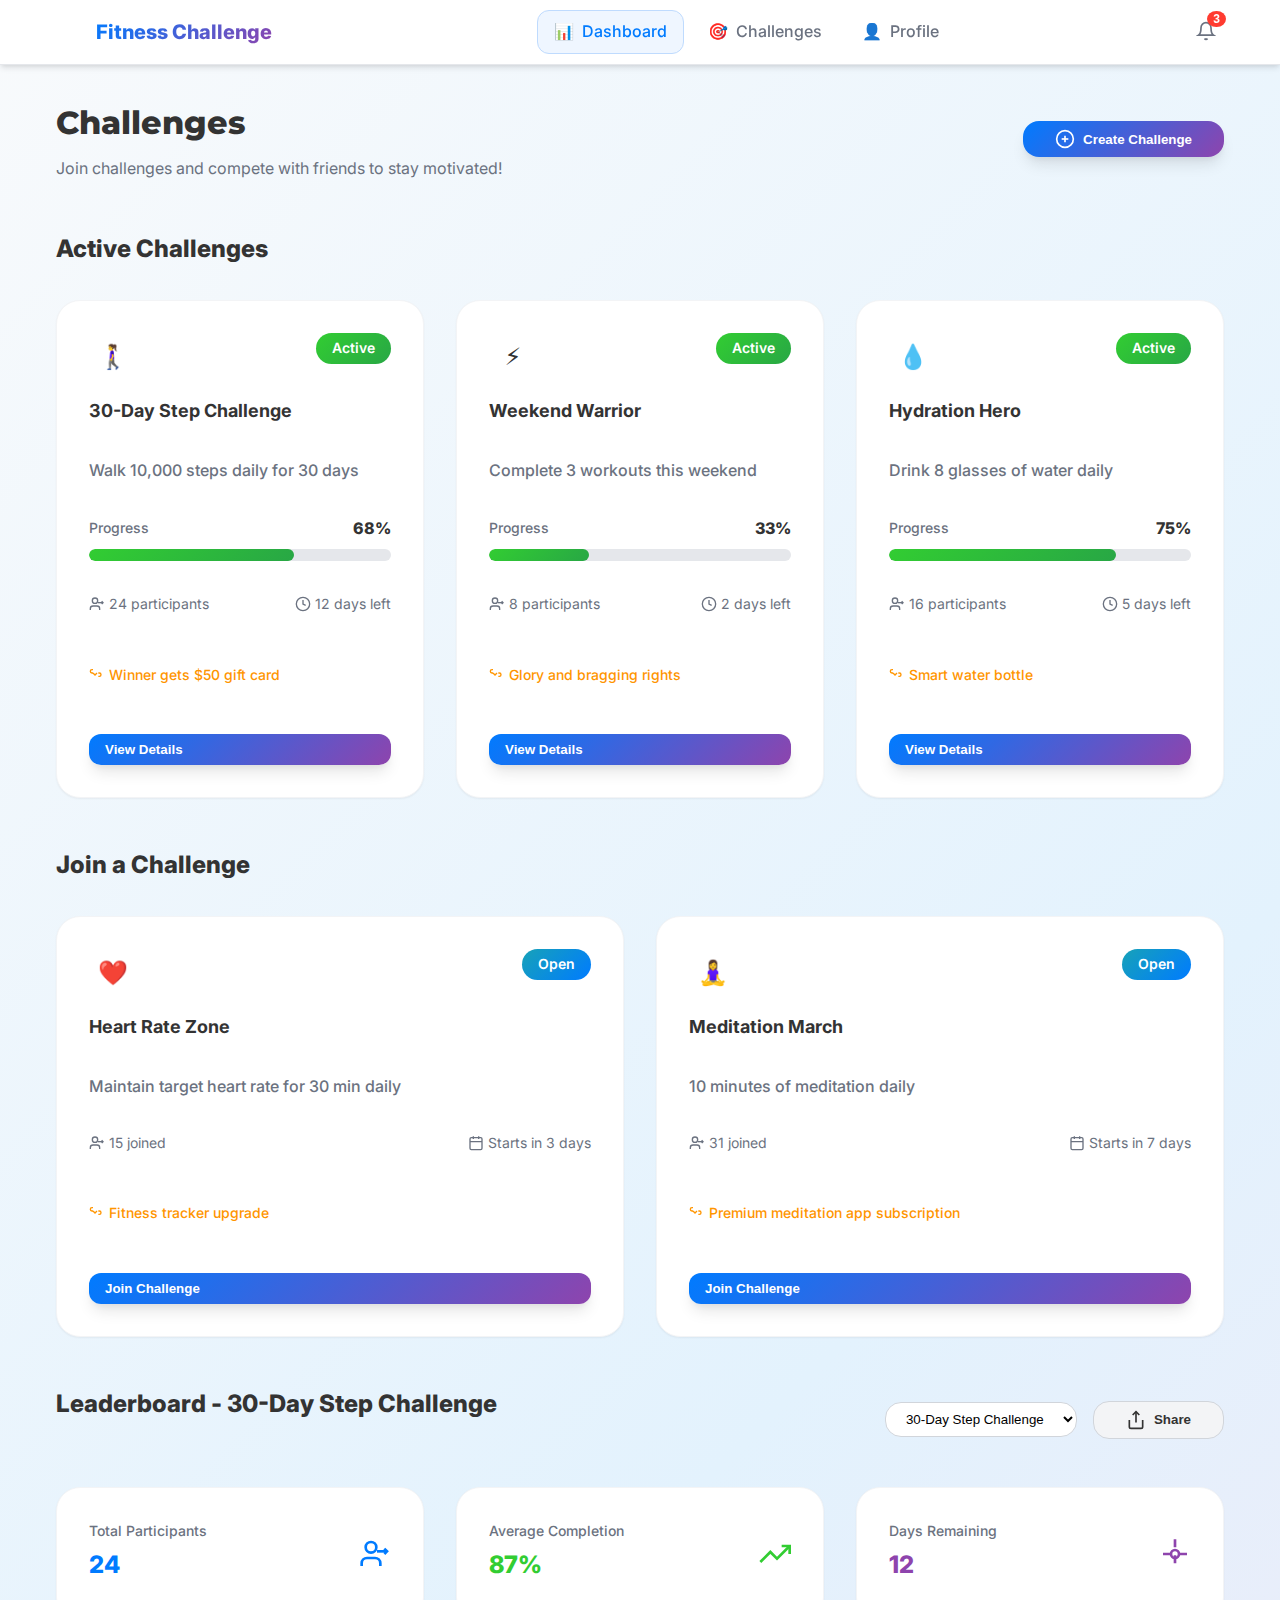
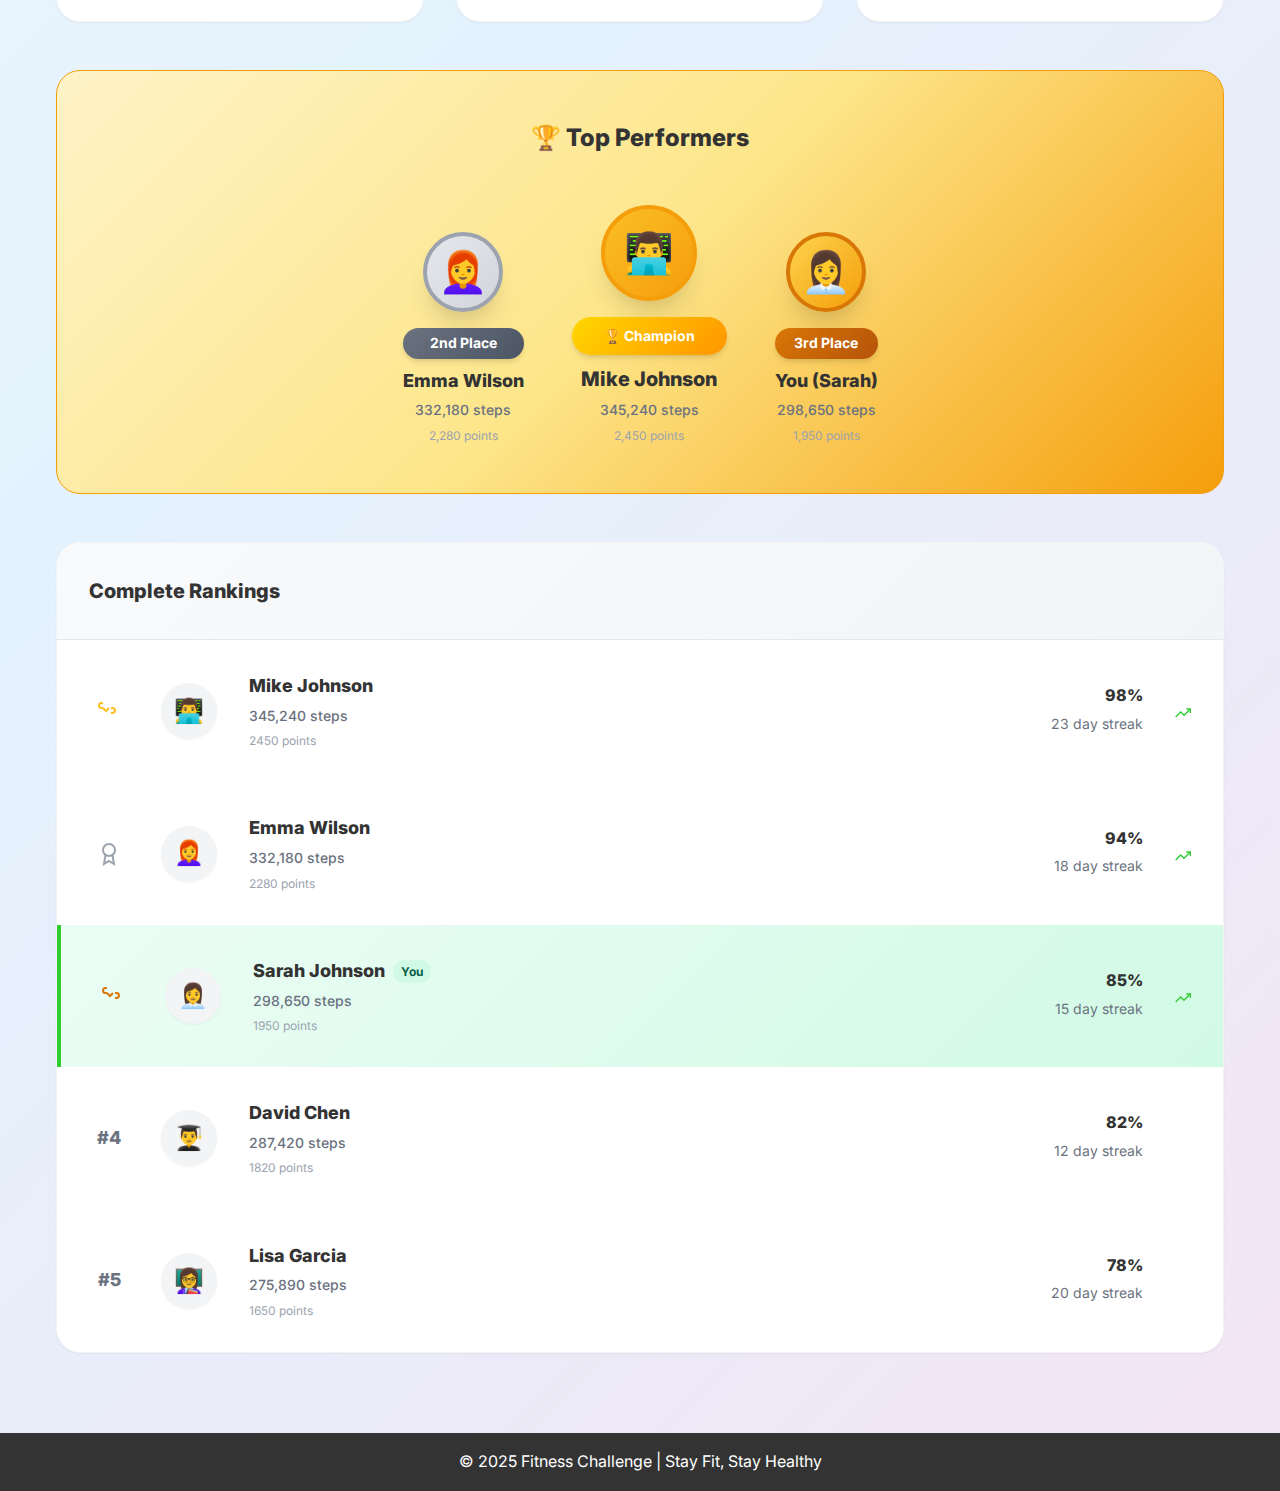
<file: challenge.html>
<!DOCTYPE html>
<html lang="en">
<head>
    <meta charset="UTF-8">
    <meta name="viewport" content="width=device-width, initial-scale=1.0">
    <title>FitChallenge - Gamified Fitness Platform</title>
    <meta name="description" content="Join fitness challenges, compete with friends, and stay motivated with our gamified fitness platform.">
    <meta name="keywords" content="fitness, challenge, health, workout, Google Fit, PWA">
    <meta name="author" content="Daniel Oyeniyi">
    <meta name="theme-color" content="#007BFF">
    <!-- Open Graph (Social Media Sharing) -->
    <meta property="og:title" content="Join the Fitness Challenge!">
    <meta property="og:description" content="Track your workouts and achieve fitness goals!">
    <meta property="og:image" content="assets/images/social-preview.jpg">
    <meta property="og:url" content="https://yourapp.com">
    <meta name="twitter:card" content="summary_large_image">
    <link rel="apple-touch-icon" sizes="180x180" href="/path-to-your-icon/apple-touch-icon.png">
    <link rel="preconnect" href="https://fonts.googleapis.com">
    <link rel="preconnect" href="https://fonts.gstatic.com" crossorigin>
    <link href="https://fonts.googleapis.com/css2?family=Inter:wght@400;500;600;700;800;900&family=Montserrat:wght@600;700;800&family=Roboto:wght@400;500;600&display=swap" rel="stylesheet">
    <link rel="stylesheet" href="assets/styles.css">
    <!-- Favicon -->
    <link rel="icon" href="assets/images/favicon.ico" type="image/png">
    <link rel="manifest" href="manifest.json">
  
</head>
<body>
    <!-- Header Navigation -->
    <header class="header">
        <div class="container">
            <div class="nav-brand">
                <div class="logo">
                    <svg class="logo-icon" viewBox="0 0 24 24" fill="none" stroke="currentColor" stroke-width="2">
                        <path d="M6 9H4.5a2.5 2.5 0 0 1 0-5H6"></path>
                        <path d="M14 9h1.5a2.5 2.5 0 0 1 0 5H14"></path>
                        <path d="m6 9 3 3 3-3"></path>
                    </svg>
                    <span class="logo-text">Fitness Challenge</span>
                </div>
            </div>
            
            <nav class="nav-menu" id="navMenu">
                <a href="index.html" class="nav-link active">
                    <span class="nav-icon">📊</span>
                    <span>Dashboard</span>
                </a>
                <a href="challenge.html" class="nav-link">
                    <span class="nav-icon">🎯</span>
                    <span>Challenges</span>
                </a>
                <a href="profile.html" class="nav-link">
                    <span class="nav-icon">👤</span>
                    <span>Profile</span>
                </a>
            </nav>
            
            <div class="nav-actions">
                <button class="btn-icon" id="notificationBtn">
                    <svg viewBox="0 0 24 24" fill="none" stroke="currentColor" stroke-width="2">
                        <path d="M6 8a6 6 0 0 1 12 0c0 7 3 9 3 9H3s3-2 3-9"></path>
                        <path d="m13.73 21a2 2 0 0 1-3.46 0"></path>
                    </svg>
                    <span class="notification-badge">3</span>
                </button>
    
                <button type="button" class="btn-icon mobile-menu-toggle" id="mobileMenuToggle" aria-label="Open mobile menu" title="Open Menu">

                    <svg viewBox="0 0 24 24" fill="none" stroke="currentColor" stroke-width="2">
                        <line x1="4" x2="20" y1="6" y2="6"></line>
                        <line x1="4" x2="20" y1="12" y2="12"></line>
                        <line x1="4" x2="20" y1="18" y2="18"></line>
                    </svg>
                </button>
            </div>
        </div>
    </header>

    <!-- Main Content -->
    <main class="main-content">
        <div class="container">
            <!-- Page Header -->
            <section class="page-header">
                <div class="page-header-content">
                    <h1 class="page-title">Challenges</h1>
                    <p class="page-subtitle">Join challenges and compete with friends to stay motivated!</p>
                </div>
                <button class="btn-primary" id="createChallengeBtn">
                    <svg viewBox="0 0 24 24" fill="none" stroke="currentColor" stroke-width="2">
                        <circle cx="12" cy="12" r="10"></circle>
                        <path d="M8 12h8"></path>
                        <path d="M12 8v8"></path>
                    </svg>
                    <span>Create Challenge</span>
                </button>
            </section>

            <!-- Active Challenges -->
            <section class="challenges-section">
                <h2 class="section-title">Active Challenges</h2>
                <div class="challenges-grid" id="activeChallenges">
                    <!-- Active challenges will be populated by JavaScript -->
                </div>
            </section>

            <!-- Available Challenges -->
            <section class="challenges-section">
                <h2 class="section-title">Join a Challenge</h2>
                <div class="challenges-grid" id="availableChallenges">
                    <!-- Available challenges will be populated by JavaScript -->
                </div>
            </section>

            <!-- Leaderboard Section -->
            <section class="leaderboard-section">
                <div class="section-header">
                    <h2 class="section-title">Leaderboard - 30-Day Step Challenge</h2>
                    <div class="leaderboard-controls">
                        <select class="challenge-selector" id="challengeSelector" aria-label="Choose a Challenge">
                            <option value="30-day-steps">30-Day Step Challenge</option>
                            <option value="weekend-warrior">Weekend Warrior</option>
                            <option value="hydration-station">Hydration Station</option>
                        </select>
                        <button class="btn-secondary" id="shareButton">
                            <svg viewBox="0 0 24 24" fill="none" stroke="currentColor" stroke-width="2">
                                <path d="M4 12v8a2 2 0 0 0 2 2h12a2 2 0 0 0 2-2v-8"></path>
                                <polyline points="16,6 12,2 8,6"></polyline>
                                <line x1="12" x2="12" y1="2" y2="15"></line>
                            </svg>
                            <span>Share</span>
                        </button>
                    </div>
                </div>

                <!-- Challenge Stats -->
                <div class="leaderboard-stats">
                    <div class="stat-card stat-card-blue">
                        <div class="stat-content">
                            <div class="stat-info">
                                <span class="stat-title">Total Participants</span>
                                <span class="stat-number">24</span>
                            </div>
                            <div class="stat-icon">
                                <svg viewBox="0 0 24 24" fill="none" stroke="currentColor" stroke-width="2">
                                    <path d="M16 21v-2a4 4 0 0 0-4-4H6a4 4 0 0 0-4 4v2"></path>
                                    <circle cx="9" cy="7" r="4"></circle>
                                    <path d="m19 8 2 2-2 2"></path>
                                    <path d="m21 10-7.5 0"></path>
                                </svg>
                            </div>
                        </div>
                    </div>
                    <div class="stat-card stat-card-green">
                        <div class="stat-content">
                            <div class="stat-info">
                                <span class="stat-title">Average Completion</span>
                                <span class="stat-number">87%</span>
                            </div>
                            <div class="stat-icon">
                                <svg viewBox="0 0 24 24" fill="none" stroke="currentColor" stroke-width="2">
                                    <polyline points="23,6 13.5,15.5 8.5,10.5 1,18"></polyline>
                                    <polyline points="17,6 23,6 23,12"></polyline>
                                </svg>
                            </div>
                        </div>
                    </div>
                    <div class="stat-card stat-card-purple">
                        <div class="stat-content">
                            <div class="stat-info">
                                <span class="stat-title">Days Remaining</span>
                                <span class="stat-number">12</span>
                            </div>
                            <div class="stat-icon">
                                <svg viewBox="0 0 24 24" fill="none" stroke="currentColor" stroke-width="2">
                                    <circle cx="12" cy="12" r="3"></circle>
                                    <path d="M12 1v6m0 6v6"></path>
                                    <path d="m21 12-6 0m-6 0-6 0"></path>
                                </svg>
                            </div>
                        </div>
                    </div>
                </div>

                <!-- Top 3 Podium -->
                <div class="podium-section">
                    <h3 class="podium-title">🏆 Top Performers</h3>
                    <div class="podium">
                        <div class="podium-place podium-second">
                            <div class="podium-avatar">👩‍🦰</div>
                            <div class="podium-badge">2nd Place</div>
                            <div class="podium-name">Emma Wilson</div>
                            <div class="podium-score">332,180 steps</div>
                            <div class="podium-points">2,280 points</div>
                        </div>
                        <div class="podium-place podium-first">
                            <div class="podium-avatar">👨‍💻</div>
                            <div class="podium-badge">🏆 Champion</div>
                            <div class="podium-name">Mike Johnson</div>
                            <div class="podium-score">345,240 steps</div>
                            <div class="podium-points">2,450 points</div>
                        </div>
                        <div class="podium-place podium-third">
                            <div class="podium-avatar">👩‍💼</div>
                            <div class="podium-badge">3rd Place</div>
                            <div class="podium-name">You (Sarah)</div>
                            <div class="podium-score">298,650 steps</div>
                            <div class="podium-points">1,950 points</div>
                        </div>
                    </div>
                </div>

                <!-- Full Leaderboard -->
                <div class="leaderboard-table">
                    <div class="table-header">
                        <h3 class="table-title">Complete Rankings</h3>
                    </div>
                    <div class="leaderboard-list" id="leaderboardList">
                        <!-- Leaderboard entries will be populated by JavaScript -->
                    </div>
                </div>
            </section>
        </div>
    </main>

    <!-- Create Challenge Modal -->
    <div class="modal" id="createChallengeModal">
        <div class="modal-content">
            <div class="modal-header">
                <h3 class="modal-title">Create New Challenge</h3>
                <button type="button" class="modal-close" id="closeModal" aria-label="modal close" title="close modal">
                    <svg viewBox="0 0 24 24" fill="none" stroke="currentColor" stroke-width="2">
                        <path d="m18 6-12 12"></path>
                        <path d="m6 6 12 12"></path>
                    </svg>
                </button>
            </div>
            <form class="modal-form" id="createChallengeForm">
                <div class="form-group">
                    <label class="form-label">Challenge Name</label>
                    <input type="text" class="form-input" placeholder="Enter challenge name" required>
                </div>
                <div class="form-group">
                    <label class="form-label">Description</label>
                    <textarea class="form-textarea" rows="3" placeholder="Describe your challenge" required></textarea>
                </div>
                <div class="form-row">
                    <div class="form-group">
                        <label class="form-label">Duration (days)</label>
                        <input type="number" class="form-input" placeholder="7" min="1" max="365" required>
                    </div>
                    <div class="form-group">
                        <label class="form-label">Type</label>
                        <select class="form-select" id="formSelect" aria-label="Select challenge type" required>
                            <option value="">Select type</option>
                            <option value="steps">Steps</option>
                            <option value="workout">Workout</option>
                            <option value="hydration">Hydration</option>
                            <option value="sleep">Sleep</option>
                            <option value="mindfulness">Mindfulness</option>
                        </select>
                    </div>
                </div>
                <div class="form-group">
                    <label class="form-label">Prize/Reward</label>
                    <input type="text" class="form-input" placeholder="What's the reward?" required>
                </div>
                <div class="form-actions">
                    <button type="button" class="btn-secondary" id="cancelCreate">Cancel</button>
                    <button type="submit" class="btn-primary">Create Challenge</button>
                </div>
            </form>
        </div>
    </div>
    <!-- Footer -->
    <footer>
        <p>&copy; 2025 Fitness Challenge | Stay Fit, Stay Healthy</p>
    </footer>
    <script src="assets/script.js"></script>
</body>
</html>
</file>
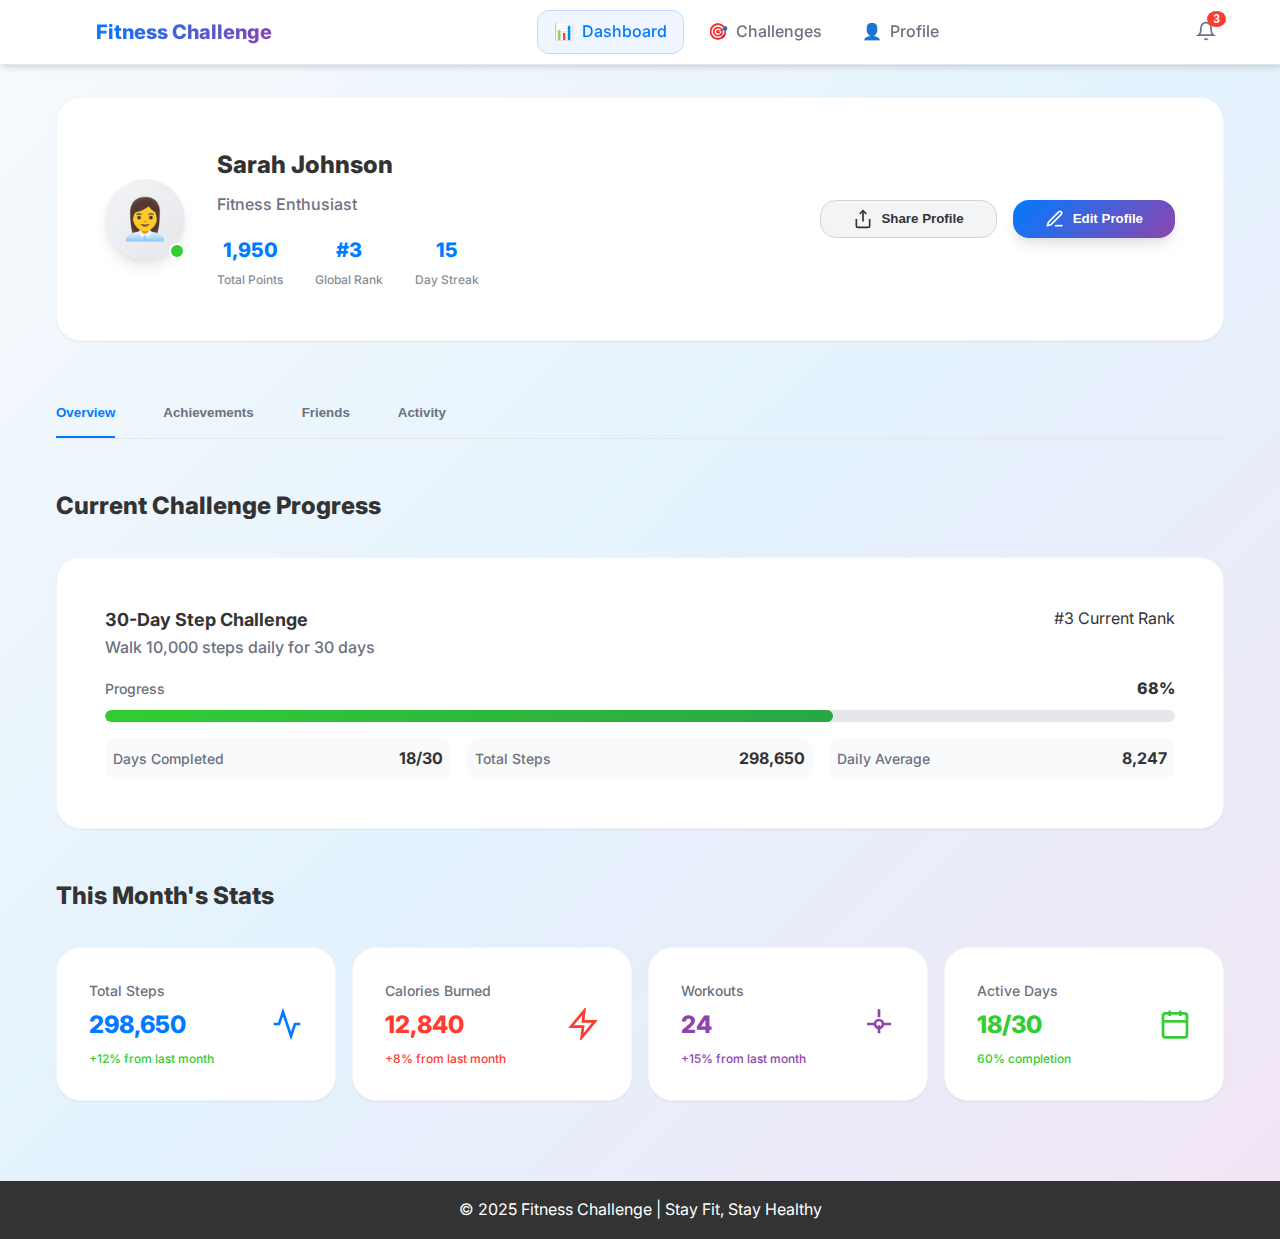
<file: profile.html>
<!DOCTYPE html>
<html lang="en">
<head>
    <meta charset="UTF-8">
    <meta name="viewport" content="width=device-width, initial-scale=1.0">
    <title>FitChallenge - Gamified Fitness Platform</title>
    <meta name="description" content="Join fitness challenges, compete with friends, and stay motivated with our gamified fitness platform.">
    <meta name="keywords" content="fitness, challenge, health, workout, Google Fit, PWA">
    <meta name="author" content="Daniel Oyeniyi">
    <meta name="theme-color" content="#007BFF">
    <!-- Open Graph (Social Media Sharing) -->
    <meta property="og:title" content="Join the Fitness Challenge!">
    <meta property="og:description" content="Track your workouts and achieve fitness goals!">
    <meta property="og:image" content="assets/images/social-preview.jpg">
    <meta property="og:url" content="https://yourapp.com">
    <meta name="twitter:card" content="summary_large_image">
    <link rel="apple-touch-icon" sizes="180x180" href="/path-to-your-icon/apple-touch-icon.png">
    <link rel="preconnect" href="https://fonts.googleapis.com">
    <link rel="preconnect" href="https://fonts.gstatic.com" crossorigin>
    <link href="https://fonts.googleapis.com/css2?family=Inter:wght@400;500;600;700;800;900&family=Montserrat:wght@600;700;800&family=Roboto:wght@400;500;600&display=swap" rel="stylesheet">
    <link rel="stylesheet" href="assets/styles.css">
    <!-- Favicon -->
    <link rel="icon" href="assets/images/favicon.ico" type="image/png">
    <link rel="manifest" href="manifest.json">
  
</head>
<body>
    <!-- Header Navigation -->
    <header class="header">
        <div class="container">
            <div class="nav-brand">
                <div class="logo">
                    <svg class="logo-icon" viewBox="0 0 24 24" fill="none" stroke="currentColor" stroke-width="2">
                        <path d="M6 9H4.5a2.5 2.5 0 0 1 0-5H6"></path>
                        <path d="M14 9h1.5a2.5 2.5 0 0 1 0 5H14"></path>
                        <path d="m6 9 3 3 3-3"></path>
                    </svg>
                    <span class="logo-text">Fitness Challenge</span>
                </div>
            </div>
            
            <nav class="nav-menu" id="navMenu">
                <a href="index.html" class="nav-link active">
                    <span class="nav-icon">📊</span>
                    <span>Dashboard</span>
                </a>
                <a href="challenge.html" class="nav-link">
                    <span class="nav-icon">🎯</span>
                    <span>Challenges</span>
                </a>
                <a href="profile.html" class="nav-link">
                    <span class="nav-icon">👤</span>
                    <span>Profile</span>
                </a>
            </nav>
            
            <div class="nav-actions">
                <button class="btn-icon" id="notificationBtn">
                    <svg viewBox="0 0 24 24" fill="none" stroke="currentColor" stroke-width="2">
                        <path d="M6 8a6 6 0 0 1 12 0c0 7 3 9 3 9H3s3-2 3-9"></path>
                        <path d="m13.73 21a2 2 0 0 1-3.46 0"></path>
                    </svg>
                    <span class="notification-badge">3</span>
                </button>
    
                <button type="button" class="btn-icon mobile-menu-toggle" id="mobileMenuToggle" aria-label="Open mobile menu" title="Open Menu">

                    <svg viewBox="0 0 24 24" fill="none" stroke="currentColor" stroke-width="2">
                        <line x1="4" x2="20" y1="6" y2="6"></line>
                        <line x1="4" x2="20" y1="12" y2="12"></line>
                        <line x1="4" x2="20" y1="18" y2="18"></line>
                    </svg>
                </button>
            </div>
        </div>
    </header>

    <!-- Main Content -->
    <main class="main-content">
        <div class="container">
            <!-- Profile Header -->
            <section class="profile-header">
                <div class="profile-info">
                    <div class="profile-avatar">
                        <div class="avatar-circle">👩‍💼</div>
                        <div class="avatar-status online"></div>
                    </div>
                    <div class="profile-details">
                        <h1 class="profile-name">Sarah Johnson</h1>
                        <p class="profile-title">Fitness Enthusiast</p>
                        <div class="profile-stats">
                            <div class="profile-stat">
                                <span class="stat-value">1,950</span>
                                <span class="stat-label">Total Points</span>
                            </div>
                            <div class="profile-stat">
                                <span class="stat-value">#3</span>
                                <span class="stat-label">Global Rank</span>
                            </div>
                            <div class="profile-stat">
                                <span class="stat-value">15</span>
                                <span class="stat-label">Day Streak</span>
                            </div>
                        </div>
                    </div>
                </div>
                <div class="profile-actions">
                    <button class="btn-secondary">
                        <svg viewBox="0 0 24 24" fill="none" stroke="currentColor" stroke-width="2">
                            <path d="M4 12v8a2 2 0 0 0 2 2h12a2 2 0 0 0 2-2v-8"></path>
                            <polyline points="16,6 12,2 8,6"></polyline>
                            <line x1="12" x2="12" y1="2" y2="15"></line>
                        </svg>
                        <span>Share Profile</span>
                    </button>
                    <button class="btn-primary">
                        <svg viewBox="0 0 24 24" fill="none" stroke="currentColor" stroke-width="2">
                            <path d="M12 20h9"></path>
                            <path d="M16.5 3.5a2.12 2.12 0 0 1 3 3L7 19l-4 1 1-4L16.5 3.5z"></path>
                        </svg>
                        <span>Edit Profile</span>
                    </button>
                </div>
            </section>

            <!-- Profile Navigation Tabs -->
            <section class="profile-tabs">
                <nav class="tab-nav">
                    <button class="tab-btn active" data-tab="overview">Overview</button>
                    <button class="tab-btn" data-tab="achievements">Achievements</button>
                    <button class="tab-btn" data-tab="friends">Friends</button>
                    <button class="tab-btn" data-tab="activity">Activity</button>
                </nav>
            </section>

            <!-- Tab Content -->
            <div class="tab-content">
                <!-- Overview Tab -->
                <div class="tab-pane active" id="overview">
                    <!-- Current Challenge Progress -->
                    <section class="profile-section">
                        <h2 class="section-title">Current Challenge Progress</h2>
                        <div class="challenge-progress-card">
                            <div class="challenge-header">
                                <div class="challenge-info">
                                    <h3 class="challenge-name">30-Day Step Challenge</h3>
                                    <p class="challenge-desc">Walk 10,000 steps daily for 30 days</p>
                                </div>
                                <div class="challenge-rank">
                                    <span class="rank-badge">#3</span>
                                    <span class="rank-label">Current Rank</span>
                                </div>
                            </div>
                            <div class="progress-section">
                                <div class="progress-header">
                                    <span class="progress-label">Progress</span>
                                    <span class="progress-value">68%</span>
                                </div>
                                <div class="progress-bar">
                                    <div class="progress-fill" style="width: 68%"></div>
                                </div>
                            </div>
                            <div class="challenge-details">
                                <div class="detail-item">
                                    <span class="detail-label">Days Completed</span>
                                    <span class="detail-value">18/30</span>
                                </div>
                                <div class="detail-item">
                                    <span class="detail-label">Total Steps</span>
                                    <span class="detail-value">298,650</span>
                                </div>
                                <div class="detail-item">
                                    <span class="detail-label">Daily Average</span>
                                    <span class="detail-value">8,247</span>
                                </div>
                            </div>
                        </div>
                    </section>

                    <!-- Monthly Stats -->
                    <section class="profile-section">
                        <h2 class="section-title">This Month's Stats</h2>
                        <div class="stats-grid">
                            <div class="stat-card stat-card-blue">
                                <div class="stat-content">
                                    <div class="stat-info">
                                        <span class="stat-title">Total Steps</span>
                                        <span class="stat-number">298,650</span>
                                        <span class="stat-progress">+12% from last month</span>
                                    </div>
                                    <div class="stat-icon">
                                        <svg viewBox="0 0 24 24" fill="none" stroke="currentColor" stroke-width="2">
                                            <polyline points="22,12 18,12 15,21 9,3 6,12 2,12"></polyline>
                                        </svg>
                                    </div>
                                </div>
                            </div>
                            <div class="stat-card stat-card-red">
                                <div class="stat-content">
                                    <div class="stat-info">
                                        <span class="stat-title">Calories Burned</span>
                                        <span class="stat-number">12,840</span>
                                        <span class="stat-progress">+8% from last month</span>
                                    </div>
                                    <div class="stat-icon">
                                        <svg viewBox="0 0 24 24" fill="none" stroke="currentColor" stroke-width="2">
                                            <polygon points="13,2 3,14 12,14 11,22 21,10 12,10 13,2"></polygon>
                                        </svg>
                                    </div>
                                </div>
                            </div>
                            <div class="stat-card stat-card-purple">
                                <div class="stat-content">
                                    <div class="stat-info">
                                        <span class="stat-title">Workouts</span>
                                        <span class="stat-number">24</span>
                                        <span class="stat-progress">+15% from last month</span>
                                    </div>
                                    <div class="stat-icon">
                                        <svg viewBox="0 0 24 24" fill="none" stroke="currentColor" stroke-width="2">
                                            <circle cx="12" cy="12" r="3"></circle>
                                            <path d="M12 1v6m0 6v6"></path>
                                            <path d="m21 12-6 0m-6 0-6 0"></path>
                                        </svg>
                                    </div>
                                </div>
                            </div>
                            <div class="stat-card stat-card-green">
                                <div class="stat-content">
                                    <div class="stat-info">
                                        <span class="stat-title">Active Days</span>
                                        <span class="stat-number">18/30</span>
                                        <span class="stat-progress">60% completion</span>
                                    </div>
                                    <div class="stat-icon">
                                        <svg viewBox="0 0 24 24" fill="none" stroke="currentColor" stroke-width="2">
                                            <path d="M8 2v4"></path>
                                            <path d="M16 2v4"></path>
                                            <rect width="18" height="18" x="3" y="4" rx="2"></rect>
                                            <path d="M3 10h18"></path>
                                        </svg>
                                    </div>
                                </div>
                            </div>
                        </div>
                    </section>
                </div>

                <!-- Achievements Tab -->
                <div class="tab-pane" id="achievements">
                    <section class="profile-section">
                        <h2 class="section-title">Your Achievements</h2>
                        <div class="achievements-grid">
                            <div class="achievement-card achievement-earned achievement-red">
                                <div class="achievement-icon">🔥</div>
                                <h4 class="achievement-title">Week Warrior</h4>
                                <p class="achievement-desc">Complete 7 days in a row</p>
                                <div class="achievement-date">Earned 3 days ago</div>
                            </div>
                            <div class="achievement-card achievement-earned achievement-blue">
                                <div class="achievement-icon">👟</div>
                                <h4 class="achievement-title">Step Master</h4>
                                <p class="achievement-desc">10,000 steps in a day</p>
                                <div class="achievement-date">Earned 1 week ago</div>
                            </div>
                            <div class="achievement-card achievement-earned achievement-purple">
                                <div class="achievement-icon">🦋</div>
                                <h4 class="achievement-title">Social Butterfly</h4>
                                <p class="achievement-desc">Invite 5 friends</p>
                                <div class="achievement-date">Earned 2 weeks ago</div>
                            </div>
                            <div class="achievement-card achievement-locked achievement-yellow">
                                <div class="achievement-icon">🏆</div>
                                <h4 class="achievement-title">Champion</h4>
                                <p class="achievement-desc">Win a challenge</p>
                                <div class="achievement-progress">Progress: 68%</div>
                            </div>
                            <div class="achievement-card achievement-locked achievement-green">
                                <div class="achievement-icon">💪</div>
                                <h4 class="achievement-title">Consistency King</h4>
                                <p class="achievement-desc">30-day streak</p>
                                <div class="achievement-progress">Progress: 15/30 days</div>
                            </div>
                            <div class="achievement-card achievement-locked achievement-cyan">
                                <div class="achievement-icon">💧</div>
                                <h4 class="achievement-title">Hydration Hero</h4>
                                <p class="achievement-desc">Drink 8 glasses daily for a week</p>
                                <div class="achievement-progress">Progress: 4/7 days</div>
                            </div>
                        </div>
                    </section>
                </div>

                <!-- Friends Tab -->
                <div class="tab-pane" id="friends">
                    <section class="profile-section">
                        <div class="section-header">
                            <h2 class="section-title">Friends (12)</h2>
                            <button class="btn-primary">
                                <svg viewBox="0 0 24 24" fill="none" stroke="currentColor" stroke-width="2">
                                    <path d="M16 21v-2a4 4 0 0 0-4-4H6a4 4 0 0 0-4 4v2"></path>
                                    <circle cx="9" cy="7" r="4"></circle>
                                    <path d="m19 8 2 2-2 2"></path>
                                    <path d="m21 10-7.5 0"></path>
                                </svg>
                                <span>Invite Friends</span>
                            </button>
                        </div>
                        <div class="friends-grid" id="friendsList">
                            <!-- Friends will be populated by JavaScript -->
                        </div>
                    </section>
                </div>

                <!-- Activity Tab -->
                <div class="tab-pane" id="activity">
                    <section class="profile-section">
                        <h2 class="section-title">Recent Activity</h2>
                        <div class="activity-feed" id="activityFeed">
                            <!-- Activity feed will be populated by JavaScript -->
                        </div>
                    </section>
                </div>
            </div>
        </div>
    </main>
    <!-- Footer -->
    <footer>
        <p>&copy; 2025 Fitness Challenge | Stay Fit, Stay Healthy</p>
    </footer>
    <script src="assets/script.js"></script>
</body>
</html>
</file>
<file: assets/styles.css>
/* Reset and Base Styles */
* {
    margin: 0;
    padding: 0;
    box-sizing: border-box;
}

:root {
    /* Primary Colors (Energetic & Engaging) */
    --electric-blue: #007BFF;
    --neon-green: #32CD32;
    --vibrant-red: #FF3B30;
    
    /* Secondary Colors (Balance & Contrast) */
    --dark-gray: #333333;
    --soft-yellow: #FFD700;
    --pure-white: #FFFFFF;
    
    /* Accent Colors (Fun & Gamification) */
    --purple: #8E44AD;
    --cyan: #17A2B8;
    --pink: #E91E63;
    --orange: #FF9500;
    
    /* Gradients */
    --gradient-primary: linear-gradient(135deg, var(--electric-blue), var(--purple));
    --gradient-success: linear-gradient(135deg, var(--neon-green), #28A745);
    --gradient-danger: linear-gradient(135deg, var(--vibrant-red), #DC3545);
    --gradient-warning: linear-gradient(135deg, var(--soft-yellow), var(--orange));
    --gradient-info: linear-gradient(135deg, var(--cyan), var(--electric-blue));
    --gradient-purple: linear-gradient(135deg, var(--purple), #9B59B6);
    
    /* Spacing */
    --spacing-xs: 0.25rem;
    --spacing-sm: 0.5rem;
    --spacing-md: 1rem;
    --spacing-lg: 1.5rem;
    --spacing-xl: 2rem;
    --spacing-2xl: 3rem;
    
    /* Border Radius */
    --radius-sm: 0.5rem;
    --radius-md: 0.75rem;
    --radius-lg: 1rem;
    --radius-xl: 1.5rem;
    
    /* Shadows */
    --shadow-sm: 0 1px 2px 0 rgba(0, 0, 0, 0.05);
    --shadow-md: 0 4px 6px -1px rgba(0, 0, 0, 0.1), 0 2px 4px -1px rgba(0, 0, 0, 0.06);
    --shadow-lg: 0 10px 15px -3px rgba(0, 0, 0, 0.1), 0 4px 6px -2px rgba(0, 0, 0, 0.05);
    --shadow-xl: 0 20px 25px -5px rgba(0, 0, 0, 0.1), 0 10px 10px -5px rgba(0, 0, 0, 0.04);
    
    /* Transitions */
    --transition-fast: 0.15s ease-in-out;
    --transition-normal: 0.3s ease-in-out;
    --transition-slow: 0.5s ease-in-out;
}

body {
    font-family: 'Inter', 'Roboto', system-ui, -apple-system, sans-serif;
    line-height: 1.6;
    color: var(--dark-gray);
    background: linear-gradient(135deg, #f8fafc 0%, #e3f2fd 50%, #f3e5f5 100%);
    min-height: 100vh;
}

.container {
    max-width: 1200px;
    margin: 0 auto;
    padding: 0 var(--spacing-md);
}

/* Header Styles */
.header {
    background: var(--pure-white);
    box-shadow: var(--shadow-md);
    border-bottom: 1px solid #e5e7eb;
    position: sticky;
    top: 0;
    z-index: 50;
}

.header .container {
    display: flex;
    justify-content: space-between;
    align-items: center;
    height: 4rem;
}

.nav-brand {
    display: flex;
    align-items: center;
}

.logo {
    display: flex;
    align-items: center;
    gap: var(--spacing-sm);
}

.logo-icon {
    width: 2rem;
    height: 2rem;
    padding: var(--spacing-xs);
   
    color: var(--pure-white);
    border-radius: var(--radius-lg);
}

.logo-text {
    font-size: 1.25rem;
    font-weight: 800;
    background: var(--gradient-primary);
    -webkit-background-clip: text;
    -webkit-text-fill-color: transparent;
    background-clip: text;
}

.nav-menu {
    display: flex;
    gap: var(--spacing-sm);
    margin-left: var(--spacing-xl);
}

.nav-link {
    display: flex;
    align-items: center;
    gap: var(--spacing-sm);
    padding: var(--spacing-sm) var(--spacing-md);
    text-decoration: none;
    color: #6b7280;
    font-weight: 500;
    border-radius: var(--radius-md);
    transition: var(--transition-normal);
}

.nav-link:hover {
    color: var(--dark-gray);
    background: #f9fafb;
}

.nav-link.active {
    color: var(--electric-blue);
    background: #eff6ff;
    border: 1px solid #bfdbfe;
}

.nav-icon {
    font-size: 1rem;
}

.nav-actions {
    display: flex;
    align-items: center;
    gap: var(--spacing-sm);
}

.btn-icon {
    position: relative;
    padding: var(--spacing-sm);
    background: none;
    border: none;
    border-radius: 50%;
    cursor: pointer;
    transition: var(--transition-normal);
    color: #6b7280;
}

.btn-icon:hover {
    background: #f3f4f6;
    color: var(--dark-gray);
}

.btn-icon svg {
    width: 1.25rem;
    height: 1.25rem;
}

.notification-badge {
    position: absolute;
    top: -2px;
    right: -2px;
    background: var(--vibrant-red);
    color: var(--pure-white);
    font-size: 0.75rem;
    font-weight: 700;
    padding: 0.125rem 0.375rem;
    border-radius: 50%;
    min-width: 1rem;
    height: 1rem;
    display: flex;
    align-items: center;
    justify-content: center;
}

.mobile-menu-toggle {
    display: none;
}

/* Main Content */
.main-content {
    padding: var(--spacing-xl) 0;
}

/* Hero Section */
.hero-section {
    background: var(--gradient-primary);
    border-radius: var(--radius-xl);
    padding: var(--spacing-2xl);
    color: var(--pure-white);
    margin-bottom: var(--spacing-2xl);
    position: relative;
    overflow: hidden;
}

.hero-section::before {
    content: '';
    position: absolute;
    inset: 0;
    background: rgba(0, 0, 0, 0.1);
    border-radius: var(--radius-xl);
}

.hero-content {
    position: relative;
    z-index: 10;
}

.hero-title {
    font-family: 'Montserrat', sans-serif;
    font-size: 2rem;
    font-weight: 800;
    margin-bottom: var(--spacing-sm);
}

.hero-subtitle {
    font-size: 1.125rem;
    opacity: 0.9;
    margin-bottom: var(--spacing-xl);
}

.hero-stats {
    display: flex;
    gap: var(--spacing-2xl);
}

.hero-stat {
    text-align: center;
}

.stat-value {
    display: block;
    font-size: 1.5rem;
    font-weight: 800;
}

.stat-label {
    font-size: 0.875rem;
    opacity: 0.8;
}

/* Stats Grid */
.stats-grid {
    display: grid;
    grid-template-columns: repeat(auto-fit, minmax(200px, 1fr));
    gap: var(--spacing-md);
    margin-bottom: var(--spacing-2xl);
}

.stat-card {
    background: var(--pure-white);
    border-radius: var(--radius-xl);
    padding: var(--spacing-xl);
    box-shadow: var(--shadow-sm);
    border: 1px solid #f3f4f6;
    transition: var(--transition-normal);
}

.stat-card:hover {
    box-shadow: var(--shadow-lg);
    transform: translateY(-2px);
}

.stat-content {
    display: flex;
    justify-content: space-between;
    align-items: center;
}

.stat-info {
    display: flex;
    flex-direction: column;
}

.stat-title {
    font-size: 0.875rem;
    color: #6b7280;
    font-weight: 500;
    margin-bottom: var(--spacing-xs);
}

.stat-number {
    font-size: 1.5rem;
    font-weight: 800;
    margin-bottom: var(--spacing-xs);
}

.stat-progress {
    font-size: 0.75rem;
    font-weight: 500;
}

.stat-icon {
    width: 2rem;
    height: 2rem;
}

.stat-icon svg {
    width: 100%;
    height: 100%;
}

/* Color variants for stat cards */
.stat-card-blue .stat-number { color: var(--electric-blue); }
.stat-card-blue .stat-progress { color: var(--neon-green); }
.stat-card-blue .stat-icon { color: var(--electric-blue); }

.stat-card-red .stat-number { color: var(--vibrant-red); }
.stat-card-red .stat-progress { color: var(--vibrant-red); }
.stat-card-red .stat-icon { color: var(--vibrant-red); }

.stat-card-purple .stat-number { color: var(--purple); }
.stat-card-purple .stat-progress { color: var(--purple); }
.stat-card-purple .stat-icon { color: var(--purple); }

.stat-card-cyan .stat-number { color: var(--cyan); }
.stat-card-cyan .stat-progress { color: var(--cyan); }
.stat-card-cyan .stat-icon { color: var(--cyan); }

.stat-card-pink .stat-number { color: var(--pink); }
.stat-card-pink .stat-progress { color: var(--pink); }
.stat-card-pink .stat-icon { color: var(--pink); }

.stat-card-green .stat-number { color: var(--neon-green); }
.stat-card-green .stat-progress { color: var(--neon-green); }
.stat-card-green .stat-icon { color: var(--neon-green); }

/* Dashboard Grid */
.dashboard-grid {
    display: grid;
    grid-template-columns: 1fr 1fr;
    gap: var(--spacing-2xl);
    margin-bottom: var(--spacing-2xl);
}

.challenge-card, .weekly-progress-card {
    background: var(--pure-white);
    border-radius: var(--radius-xl);
    padding: var(--spacing-2xl);
    box-shadow: var(--shadow-sm);
    border: 1px solid #f3f4f6;
    transition: var(--transition-normal);
}

.challenge-card:hover, .weekly-progress-card:hover {
    box-shadow: var(--shadow-lg);
}

.card-header {
    display: flex;
    justify-content: space-between;
    align-items: center;
    margin-bottom: var(--spacing-xl);
}

.card-title {
    font-size: 1.25rem;
    font-weight: 800;
    color: var(--dark-gray);
}

.status-badge {
    padding: var(--spacing-xs) var(--spacing-md);
    border-radius: 9999px;
    font-size: 0.875rem;
    font-weight: 600;
}

.status-active {
    background: var(--gradient-success);
    color: var(--pure-white);
}

.challenge-content {
    display: flex;
    flex-direction: column;
    gap: var(--spacing-xl);
}

.challenge-name {
    font-size: 1.125rem;
    font-weight: 700;
    color: var(--dark-gray);
}

.challenge-info {
    color: #6b7280;
    font-weight: 500;
}

.progress-section {
    display: flex;
    flex-direction: column;
    gap: var(--spacing-sm);
}

.progress-header {
    display: flex;
    justify-content: space-between;
    align-items: center;
}

.progress-label {
    font-size: 0.875rem;
    color: #6b7280;
    font-weight: 500;
}

.progress-value {
    font-weight: 800;
    color: var(--dark-gray);
}

.progress-bar {
    height: 0.75rem;
    background: #e5e7eb;
    border-radius: 9999px;
    overflow: hidden;
}

.progress-fill {
    height: 100%;
    background: var(--gradient-success);
    border-radius: 9999px;
    transition: width var(--transition-slow);
}

.challenge-stats {
    display: grid;
    grid-template-columns: 1fr 1fr;
    gap: var(--spacing-md);
}

.challenge-stat {
    text-align: center;
    padding: var(--spacing-md);
    background: #f9fafb;
    border-radius: var(--radius-lg);
}

.challenge-stat .stat-label {
    display: block;
    font-size: 0.875rem;
    color: #6b7280;
    font-weight: 500;
    margin-bottom: var(--spacing-xs);
}

.challenge-stat .stat-value {
    font-size: 1.5rem;
    font-weight: 800;
    color: var(--electric-blue);
}

.weekly-progress {
    display: flex;
    flex-direction: column;
    gap: var(--spacing-md);
}

.week-day {
    display: flex;
    align-items: center;
    gap: var(--spacing-md);
}

.day-label {
    width: 2.5rem;
    font-size: 0.875rem;
    color: #6b7280;
    font-weight: 600;
}

.day-progress {
    flex: 1;
    height: 0.75rem;
    background: #e5e7eb;
    border-radius: 9999px;
    overflow: hidden;
}

.day-progress-fill {
    height: 100%;
    border-radius: 9999px;
    transition: width var(--transition-slow);
}

.day-progress-fill.completed {
    background: var(--gradient-success);
}

.day-progress-fill.partial {
    background: var(--gradient-warning);
}

.day-progress-fill.empty {
    background: #d1d5db;
}

.day-steps {
    width: 5rem;
    text-align: right;
    font-size: 0.875rem;
    color: #6b7280;
    font-weight: 500;
}

.day-check {
    color: var(--neon-green);
    font-weight: 800;
}

.trend-icon {
    width: 1.5rem;
    height: 1.5rem;
    color: var(--neon-green);
}

/* Achievements Section */
.achievements-section {
    margin-bottom: var(--spacing-2xl);
}

.section-title {
    font-size: 1.5rem;
    font-weight: 800;
    color: var(--dark-gray);
    margin-bottom: var(--spacing-xl);
}

.achievements-grid {
    display: grid;
    grid-template-columns: repeat(auto-fit, minmax(250px, 1fr));
    gap: var(--spacing-xl);
}

.achievement-card {
    position: relative;
    border-radius: var(--radius-xl);
    padding: var(--spacing-xl);
    color: var(--pure-white);
    overflow: hidden;
    transition: var(--transition-normal);
}

.achievement-card:hover {
    transform: scale(1.05);
}

.achievement-card::before {
    content: '';
    position: absolute;
    top: 0;
    right: 0;
    font-size: 4rem;
    opacity: 0.2;
}

.achievement-icon {
    font-size: 2rem;
    margin-bottom: var(--spacing-sm);
}

.achievement-title {
    font-size: 1.125rem;
    font-weight: 800;
    margin-bottom: var(--spacing-sm);
}

.achievement-desc {
    font-size: 0.875rem;
    opacity: 0.9;
}

.achievement-date {
    font-size: 0.75rem;
    opacity: 0.8;
    margin-top: var(--spacing-sm);
}

.achievement-progress {
    font-size: 0.75rem;
    opacity: 0.8;
    margin-top: var(--spacing-sm);
}

/* Achievement color variants */
.achievement-red { background: var(--gradient-danger); }
.achievement-blue { background: var(--gradient-info); }
.achievement-purple { background: var(--gradient-purple); }
.achievement-yellow { background: var(--gradient-warning); }
.achievement-green { background: var(--gradient-success); }
.achievement-cyan { background: linear-gradient(135deg, var(--cyan), #20C997); }

.achievement-locked {
    opacity: 0.6;
    filter: grayscale(0.5);
}

.achievement-earned {
    box-shadow: var(--shadow-xl);
}

/* Quick Actions */
.quick-actions {
    display: grid;
    grid-template-columns: repeat(auto-fit, minmax(200px, 1fr));
    gap: var(--spacing-md);
}

.action-btn {
    display: flex;
    flex-direction: column;
    align-items: center;
    gap: var(--spacing-sm);
    padding: var(--spacing-xl);
    border: none;
    border-radius: var(--radius-xl);
    color: var(--pure-white);
    font-weight: 600;
    cursor: pointer;
    transition: var(--transition-normal);
}

.action-btn:hover {
    transform: scale(1.05);
}

.action-btn svg {
    width: 2rem;
    height: 2rem;
}

.action-blue { background: var(--gradient-info); }
.action-green { background: var(--gradient-success); }
.action-purple { background: var(--gradient-purple); }
.action-yellow { background: var(--gradient-warning); }

/* Page Header */
.page-header {
    display: flex;
    justify-content: space-between;
    align-items: center;
    margin-bottom: var(--spacing-2xl);
}

.page-title {
    font-family: 'Montserrat', sans-serif;
    font-size: 2rem;
    font-weight: 800;
    color: var(--dark-gray);
    margin-bottom: var(--spacing-sm);
}

.page-subtitle {
    color: #6b7280;
    font-size: 1rem;
}

/* Buttons */
.btn-primary, .btn-secondary {
    display: inline-flex;
    align-items: center;
    gap: var(--spacing-sm);
    padding: var(--spacing-sm) var(--spacing-xl);
    border: none;
    border-radius: var(--radius-lg);
    font-weight: 600;
    cursor: pointer;
    transition: var(--transition-normal);
    text-decoration: none;
}

.btn-primary {
    background: var(--gradient-primary);
    color: var(--pure-white);
    box-shadow: var(--shadow-lg);
}

.btn-primary:hover {
    box-shadow: var(--shadow-xl);
    transform: translateY(-1px);
}

.btn-secondary {
    background: #f3f4f6;
    color: var(--dark-gray);
    border: 1px solid #d1d5db;
}

.btn-secondary:hover {
    background: #e5e7eb;
}

.btn-primary svg, .btn-secondary svg {
    width: 1.25rem;
    height: 1.25rem;
}

/* Challenges Section */
.challenges-section {
    margin-bottom: var(--spacing-2xl);
}

.challenges-grid {
    display: grid;
    grid-template-columns: repeat(auto-fit, minmax(300px, 1fr));
    gap: var(--spacing-xl);
}

.challenge-item {
    background: var(--pure-white);
    border-radius: var(--radius-xl);
    padding: var(--spacing-xl);
    box-shadow: var(--shadow-sm);
    border: 1px solid #f3f4f6;
    transition: var(--transition-normal);
}

.challenge-item:hover {
    box-shadow: var(--shadow-lg);
    transform: translateY(-2px);
}

.challenge-header {
    display: flex;
    justify-content: space-between;
    align-items: flex-start;
    margin-bottom: var(--spacing-md);
}

.challenge-icon {
    width: 3rem;
    height: 3rem;
    border-radius: var(--radius-lg);
    display: flex;
    align-items: center;
    justify-content: center;
    font-size: 1.5rem;
}

.challenge-meta {
    display: flex;
    justify-content: space-between;
    align-items: center;
    font-size: 0.875rem;
    color: #6b7280;
    margin-bottom: var(--spacing-md);
}

.challenge-participants, .challenge-time {
    display: flex;
    align-items: center;
    gap: var(--spacing-xs);
}

.challenge-participants svg, .challenge-time svg {
    width: 1rem;
    height: 1rem;
}

.challenge-prize {
    display: flex;
    align-items: center;
    gap: var(--spacing-xs);
    font-size: 0.875rem;
    color: var(--orange);
    font-weight: 500;
    margin-bottom: var(--spacing-md);
}

.challenge-prize svg {
    width: 1rem;
    height: 1rem;
}

.challenge-action {
    width: 100%;
    padding: var(--spacing-sm) var(--spacing-md);
    border: none;
    border-radius: var(--radius-md);
    font-weight: 600;
    cursor: pointer;
    transition: var(--transition-normal);
}

/* Leaderboard Section */
.leaderboard-section {
    margin-bottom: var(--spacing-2xl);
}

.section-header {
    display: flex;
    justify-content: space-between;
    align-items: center;
    margin-bottom: var(--spacing-xl);
}

.leaderboard-controls {
    display: flex;
    align-items: center;
    gap: var(--spacing-md);
}

.challenge-selector {
    padding: var(--spacing-sm) var(--spacing-md);
    border: 1px solid #d1d5db;
    border-radius: var(--radius-lg);
    background: var(--pure-white);
    font-weight: 500;
    cursor: pointer;
}

.leaderboard-stats {
    display: grid;
    grid-template-columns: repeat(auto-fit, minmax(200px, 1fr));
    gap: var(--spacing-xl);
    margin-bottom: var(--spacing-2xl);
}

/* Podium Section */
.podium-section {
    background: linear-gradient(135deg, #fef3c7, #fde68a, #f59e0b);
    border-radius: var(--radius-xl);
    padding: var(--spacing-2xl);
    margin-bottom: var(--spacing-2xl);
    border: 1px solid #f59e0b;
}

.podium-title {
    text-align: center;
    font-size: 1.5rem;
    font-weight: 800;
    color: var(--dark-gray);
    margin-bottom: var(--spacing-2xl);
}

.podium {
    display: flex;
    justify-content: center;
    align-items: end;
    gap: var(--spacing-2xl);
}

.podium-place {
    text-align: center;
    transition: var(--transition-normal);
}

.podium-place:hover {
    transform: scale(1.05);
}

.podium-avatar {
    width: 5rem;
    height: 5rem;
    border-radius: 50%;
    display: flex;
    align-items: center;
    justify-content: center;
    font-size: 2.5rem;
    margin: 0 auto var(--spacing-md);
    box-shadow: var(--shadow-xl);
}

.podium-first .podium-avatar {
    width: 6rem;
    height: 6rem;
    background: linear-gradient(135deg, #fbbf24, #f59e0b);
    border: 4px solid #f59e0b;
}

.podium-second .podium-avatar {
    background: linear-gradient(135deg, #e5e7eb, #d1d5db);
    border: 4px solid #9ca3af;
}

.podium-third .podium-avatar {
    background: linear-gradient(135deg, #fcd34d, #f59e0b);
    border: 4px solid #d97706;
}

.podium-badge {
    padding: var(--spacing-xs) var(--spacing-md);
    border-radius: 9999px;
    font-size: 0.875rem;
    font-weight: 700;
    color: var(--pure-white);
    margin-bottom: var(--spacing-sm);
    box-shadow: var(--shadow-md);
}

.podium-first .podium-badge {
    background: var(--gradient-warning);
    padding: var(--spacing-sm) var(--spacing-xl);
}

.podium-second .podium-badge {
    background: linear-gradient(135deg, #6b7280, #4b5563);
}

.podium-third .podium-badge {
    background: linear-gradient(135deg, #d97706, #b45309);
}

.podium-name {
    font-size: 1.125rem;
    font-weight: 800;
    color: var(--dark-gray);
    margin-bottom: var(--spacing-xs);
}

.podium-first .podium-name {
    font-size: 1.25rem;
}

.podium-score {
    font-size: 0.875rem;
    color: #6b7280;
    font-weight: 500;
    margin-bottom: var(--spacing-xs);
}

.podium-points {
    font-size: 0.75rem;
    color: #9ca3af;
}

/* Leaderboard Table */
.leaderboard-table {
    background: var(--pure-white);
    border-radius: var(--radius-xl);
    box-shadow: var(--shadow-sm);
    border: 1px solid #f3f4f6;
    overflow: hidden;
}

.table-header {
    padding: var(--spacing-xl);
    border-bottom: 1px solid #e5e7eb;
    background: linear-gradient(135deg, #f9fafb, #f3f4f6);
}

.table-title {
    font-size: 1.25rem;
    font-weight: 800;
    color: var(--dark-gray);
}

.leaderboard-list {
    divide-y: 1px solid #e5e7eb;
}

.leaderboard-entry {
    display: flex;
    align-items: center;
    gap: var(--spacing-xl);
    padding: var(--spacing-xl);
    transition: var(--transition-normal);
}

.leaderboard-entry:hover {
    background: #f9fafb;
}

.leaderboard-entry.current-user {
    background: linear-gradient(135deg, #ecfdf5, #d1fae5);
    border-left: 4px solid var(--neon-green);
}

.entry-rank {
    display: flex;
    align-items: center;
    justify-content: center;
    width: 2.5rem;
}

.rank-icon {
    width: 1.5rem;
    height: 1.5rem;
}

.rank-number {
    font-size: 1.125rem;
    font-weight: 800;
    color: #6b7280;
}

.entry-avatar {
    width: 3.5rem;
    height: 3.5rem;
    border-radius: 50%;
    background: #f3f4f6;
    display: flex;
    align-items: center;
    justify-content: center;
    font-size: 1.5rem;
    box-shadow: var(--shadow-sm);
}

.entry-info {
    flex: 1;
    min-width: 0;
}

.entry-name {
    display: flex;
    align-items: center;
    gap: var(--spacing-sm);
    margin-bottom: var(--spacing-xs);
}

.entry-name h4 {
    font-size: 1.125rem;
    font-weight: 800;
    color: var(--dark-gray);
}

.user-badge {
    background: #d1fae5;
    color: #065f46;
    font-size: 0.75rem;
    font-weight: 700;
    padding: 0.125rem var(--spacing-sm);
    border-radius: 9999px;
}

.entry-score {
    font-size: 0.875rem;
    color: #6b7280;
    font-weight: 500;
    margin-bottom: var(--spacing-xs);
}

.entry-points {
    font-size: 0.75rem;
    color: #9ca3af;
}

.entry-stats {
    text-align: right;
}

.entry-progress {
    font-weight: 800;
    color: var(--dark-gray);
    margin-bottom: var(--spacing-xs);
}

.entry-streak {
    font-size: 0.875rem;
    color: #6b7280;
    margin-bottom: var(--spacing-xs);
}

.entry-change {
    width: 1rem;
    height: 1rem;
}

/* Modal Styles */
.modal {
    position: fixed;
    inset: 0;
    background: rgba(0, 0, 0, 0.5);
    display: flex;
    align-items: center;
    justify-content: center;
    padding: var(--spacing-md);
    z-index: 100;
    opacity: 0;
    visibility: hidden;
    transition: var(--transition-normal);
}

.modal.active {
    opacity: 1;
    visibility: visible;
}

.modal-content {
    background: var(--pure-white);
    border-radius: var(--radius-xl);
    padding: var(--spacing-2xl);
    width: 100%;
    max-width: 500px;
    box-shadow: var(--shadow-xl);
    transform: scale(0.95);
    transition: var(--transition-normal);
}

.modal.active .modal-content {
    transform: scale(1);
}

.modal-header {
    display: flex;
    justify-content: space-between;
    align-items: center;
    margin-bottom: var(--spacing-xl);
}

.modal-title {
    font-size: 1.5rem;
    font-weight: 800;
    color: var(--dark-gray);
}

.modal-close {
    padding: var(--spacing-sm);
    background: none;
    border: none;
    border-radius: 50%;
    cursor: pointer;
    transition: var(--transition-normal);
    color: #6b7280;
}

.modal-close:hover {
    background: #f3f4f6;
    color: var(--dark-gray);
}

.modal-close svg {
    width: 1.25rem;
    height: 1.25rem;
}

/* Form Styles */
.modal-form {
    display: flex;
    flex-direction: column;
    gap: var(--spacing-xl);
}

.form-group {
    display: flex;
    flex-direction: column;
    gap: var(--spacing-sm);
}

.form-row {
    display: grid;
    grid-template-columns: 1fr 1fr;
    gap: var(--spacing-md);
}

.form-label {
    font-size: 0.875rem;
    font-weight: 600;
    color: var(--dark-gray);
}

.form-input, .form-textarea, .form-select {
    padding: var(--spacing-sm) var(--spacing-md);
    border: 1px solid #d1d5db;
    border-radius: var(--radius-lg);
    font-size: 0.875rem;
    transition: var(--transition-normal);
}

.form-input:focus, .form-textarea:focus, .form-select:focus {
    outline: none;
    border-color: var(--electric-blue);
    box-shadow: 0 0 0 3px rgba(0, 123, 255, 0.1);
}

.form-textarea {
    resize: vertical;
    min-height: 80px;
}

.form-actions {
    display: flex;
    gap: var(--spacing-md);
    padding-top: var(--spacing-md);
}

.form-actions .btn-secondary,
.form-actions .btn-primary {
    flex: 1;
}

/* Profile Styles */
.profile-header {
    display: flex;
    justify-content: space-between;
    align-items: center;
    background: var(--pure-white);
    border-radius: var(--radius-xl);
    padding: var(--spacing-2xl);
    box-shadow: var(--shadow-sm);
    border: 1px solid #f3f4f6;
    margin-bottom: var(--spacing-2xl);
}

.profile-info {
    display: flex;
    align-items: center;
    gap: var(--spacing-xl);
}

.profile-avatar {
    position: relative;
}

.avatar-circle {
    width: 5rem;
    height: 5rem;
    border-radius: 50%;
    background: linear-gradient(135deg, #f3f4f6, #e5e7eb);
    display: flex;
    align-items: center;
    justify-content: center;
    font-size: 2.5rem;
    box-shadow: var(--shadow-lg);
}

.avatar-status {
    position: absolute;
    bottom: 0;
    right: 0;
    width: 1rem;
    height: 1rem;
    border-radius: 50%;
    border: 2px solid var(--pure-white);
}

.avatar-status.online {
    background: var(--neon-green);
}

.profile-details {
    display: flex;
    flex-direction: column;
    gap: var(--spacing-sm);
}

.profile-name {
    font-size: 1.5rem;
    font-weight: 800;
    color: var(--dark-gray);
}

.profile-title {
    color: #6b7280;
    font-weight: 500;
}

.profile-stats {
    display: flex;
    gap: var(--spacing-xl);
    margin-top: var(--spacing-sm);
}

.profile-stat {
    text-align: center;
}

.profile-stat .stat-value {
    display: block;
    font-size: 1.25rem;
    font-weight: 800;
    color: var(--electric-blue);
}

.profile-stat .stat-label {
    font-size: 0.75rem;
    color: #6b7280;
    font-weight: 500;
}

.profile-actions {
    display: flex;
    gap: var(--spacing-md);
}

/* Profile Tabs */
.profile-tabs {
    margin-bottom: var(--spacing-2xl);
}

.tab-nav {
    display: flex;
    border-bottom: 1px solid #e5e7eb;
    gap: var(--spacing-2xl);
}

.tab-btn {
    padding: var(--spacing-md) 0;
    background: none;
    border: none;
    border-bottom: 2px solid transparent;
    font-weight: 600;
    color: #6b7280;
    cursor: pointer;
    transition: var(--transition-normal);
}

.tab-btn:hover {
    color: var(--dark-gray);
    border-bottom-color: #d1d5db;
}

.tab-btn.active {
    color: var(--electric-blue);
    border-bottom-color: var(--electric-blue);
}

.tab-content {
    margin-top: var(--spacing-2xl);
}

.tab-pane {
    display: none;
}

.tab-pane.active {
    display: block;
}

.profile-section {
    margin-bottom: var(--spacing-2xl);
}

.challenge-progress-card {
    background: var(--pure-white);
    border-radius: var(--radius-xl);
    padding: var(--spacing-2xl);
    box-shadow: var(--shadow-sm);
    border: 1px solid #f3f4f6;
}

.challenge-details {
    display: grid;
    grid-template-columns: repeat(auto-fit, minmax(150px, 1fr));
    gap: var(--spacing-md);
    margin-top: var(--spacing-md);
}

.detail-item {
    display: flex;
    justify-content: space-between;
    align-items: center;
    padding: var(--spacing-sm);
    background: #f9fafb;
    border-radius: var(--radius-md);
}

.detail-label {
    font-size: 0.875rem;
    color: #6b7280;
    font-weight: 500;
}

.detail-value {
    font-weight: 700;
    color: var(--dark-gray);
}

/* Friends Grid */
.friends-grid {
    display: grid;
    grid-template-columns: repeat(auto-fit, minmax(250px, 1fr));
    gap: var(--spacing-xl);
}

.friend-card {
    background: var(--pure-white);
    border-radius: var(--radius-xl);
    padding: var(--spacing-xl);
    box-shadow: var(--shadow-sm);
    border: 1px solid #f3f4f6;
    transition: var(--transition-normal);
}

.friend-card:hover {
    box-shadow: var(--shadow-lg);
    transform: translateY(-2px);
}

.friend-header {
    display: flex;
    justify-content: space-between;
    align-items: center;
    margin-bottom: var(--spacing-md);
}

.friend-info {
    display: flex;
    align-items: center;
    gap: var(--spacing-md);
}

.friend-avatar {
    position: relative;
    width: 3.5rem;
    height: 3.5rem;
    border-radius: 50%;
    background: #f3f4f6;
    display: flex;
    align-items: center;
    justify-content: center;
    font-size: 1.5rem;
    box-shadow: var(--shadow-sm);
}

.friend-status {
    position: absolute;
    bottom: -2px;
    right: -2px;
    width: 1rem;
    height: 1rem;
    border-radius: 50%;
    border: 2px solid var(--pure-white);
}

.friend-status.online {
    background: var(--neon-green);
}

.friend-status.offline {
    background: #9ca3af;
}

.friend-details h4 {
    font-size: 1.125rem;
    font-weight: 800;
    color: var(--dark-gray);
    margin-bottom: var(--spacing-xs);
}

.friend-rank {
    font-size: 0.875rem;
    color: var(--electric-blue);
    font-weight: 600;
}

.friend-points {
    font-size: 0.75rem;
    color: #9ca3af;
}

.friend-actions {
    display: flex;
    gap: var(--spacing-sm);
}

.friend-actions .btn-icon {
    padding: var(--spacing-sm);
    border-radius: 50%;
}

.friend-stats {
    display: flex;
    flex-direction: column;
    gap: var(--spacing-sm);
}

.friend-stat {
    display: flex;
    justify-content: space-between;
    align-items: center;
    font-size: 0.875rem;
}

.friend-stat-label {
    color: #6b7280;
    font-weight: 500;
}

.friend-stat-value {
    font-weight: 700;
    color: var(--dark-gray);
}

.friend-badges {
    display: flex;
    justify-content: space-between;
    align-items: center;
    padding-top: var(--spacing-sm);
    border-top: 1px solid #f3f4f6;
    margin-top: var(--spacing-sm);
}

.friend-badges-label {
    font-size: 0.875rem;
    color: #6b7280;
    font-weight: 500;
}

.friend-badges-list {
    display: flex;
    gap: var(--spacing-xs);
}

.friend-badge {
    font-size: 1.125rem;
}

/* Activity Feed */
.activity-feed {
    display: flex;
    flex-direction: column;
    gap: var(--spacing-md);
}

.activity-item {
    background: var(--pure-white);
    border-radius: var(--radius-xl);
    padding: var(--spacing-xl);
    box-shadow: var(--shadow-sm);
    border: 1px solid #f3f4f6;
    transition: var(--transition-normal);
}

.activity-item:hover {
    box-shadow: var(--shadow-lg);
}

.activity-content {
    display: flex;
    align-items: center;
    gap: var(--spacing-md);
}

.activity-avatar {
    width: 3rem;
    height: 3rem;
    border-radius: 50%;
    background: #f3f4f6;
    display: flex;
    align-items: center;
    justify-content: center;
    font-size: 1.25rem;
    box-shadow: var(--shadow-sm);
}

.activity-details {
    flex: 1;
}

.activity-text {
    color: var(--dark-gray);
    margin-bottom: var(--spacing-xs);
}

.activity-user {
    font-weight: 700;
}

.activity-target {
    font-weight: 600;
    color: var(--electric-blue);
}

.activity-time {
    font-size: 0.875rem;
    color: #6b7280;
    font-weight: 500;
}

.activity-actions {
    display: flex;
    gap: var(--spacing-sm);
}

.activity-actions .btn-icon {
    padding: var(--spacing-sm);
    border-radius: 50%;
}

/* Responsive Design */
@media (max-width: 768px) {
    .mobile-menu-toggle {
        display: block;
    }
    
    .nav-menu {
        display: none;
        position: absolute;
        top: 100%;
        left: 0;
        right: 0;
        background: var(--pure-white);
        border-top: 1px solid #e5e7eb;
        padding: var(--spacing-md);
        flex-direction: column;
        gap: var(--spacing-sm);
        margin-left: 0;
    }
    
    .nav-menu.active {
        display: flex;
    }
    
    .nav-link {
        justify-content: flex-start;
        padding: var(--spacing-md);
        border-radius: var(--radius-lg);
    }
    
    .hero-stats {
        flex-direction: column;
        gap: var(--spacing-md);
        text-align: center;
    }
    
    .stats-grid {
        grid-template-columns: 1fr;
    }
    
    .dashboard-grid {
        grid-template-columns: 1fr;
    }
    
    .achievements-grid {
        grid-template-columns: 1fr;
    }
    
    .quick-actions {
        grid-template-columns: repeat(2, 1fr);
    }
    
    .page-header {
        flex-direction: column;
        align-items: flex-start;
        gap: var(--spacing-md);
    }
    
    .leaderboard-controls {
        flex-direction: column;
        align-items: stretch;
        gap: var(--spacing-sm);
    }
    
    .podium {
        flex-direction: column;
        align-items: center;
        gap: var(--spacing-md);
    }
    
    .podium-place {
        order: 0;
    }
    
    .podium-first {
        order: -1;
    }
    
    .leaderboard-entry {
        flex-direction: column;
        align-items: flex-start;
        gap: var(--spacing-md);
    }
    
    .entry-stats {
        text-align: left;
        width: 100%;
    }
    
    .profile-header {
        flex-direction: column;
        align-items: flex-start;
        gap: var(--spacing-xl);
    }
    
    .profile-info {
        flex-direction: column;
        text-align: center;
        gap: var(--spacing-md);
    }
    
    .profile-stats {
        justify-content: center;
    }
    
    .profile-actions {
        width: 100%;
        justify-content: center;
    }
    
    .tab-nav {
        flex-wrap: wrap;
        gap: var(--spacing-md);
    }
    
    .friends-grid {
        grid-template-columns: 1fr;
    }
    
    .form-row {
        grid-template-columns: 1fr;
    }
}

@media (max-width: 480px) {
    .container {
        padding: 0 var(--spacing-sm);
    }
    
    .hero-section {
        padding: var(--spacing-xl);
    }
    
    .hero-title {
        font-size: 1.5rem;
    }
    
    .page-title {
        font-size: 1.5rem;
    }
    
    .quick-actions {
        grid-template-columns: 1fr;
    }
    
    .challenges-grid {
        grid-template-columns: 1fr;
    }
    
    .leaderboard-stats {
        grid-template-columns: 1fr;
    }
}
/* Footer */
footer {
    text-align: center;
    padding: 1rem;
    background: var(--dark-gray);
    color: var(--pure-white);
}
</file>
